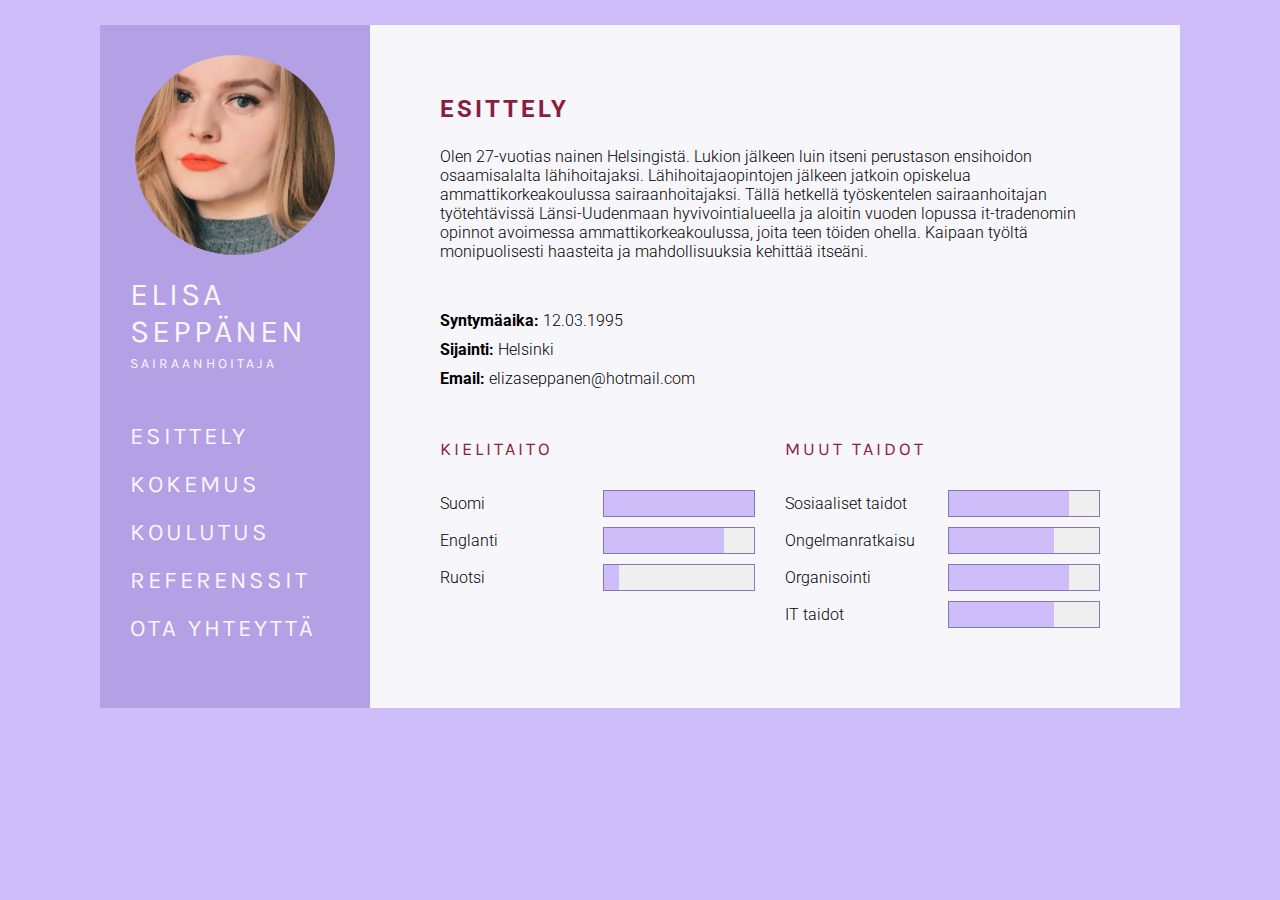
<file: index.html>
<!DOCTYPE html>
<html lang="fi">

<head>
    <meta charset="utf-8">
    <meta name="viewport" content="width=device-width, initial-scale=1.0">
    <link rel="stylesheet" type="text/css" href="style.css" >
    <title>Elisa Seppänen</title>
</head>

<body>



    <div class="wrapper">
        <div class="leftbar">
            <img class="profilepic" alt="kuva"
                src="static/profilepic.jfif" >
            <div class="title">
                <h1 class="name">Elisa Seppänen</h1>
                <h5 class="profession">Sairaanhoitaja</h5>
            </div>
            <input style="display: none;" type="checkbox" id="menu">
            <label for="menu" class="topbar">
                <span class="openbtn navbutton" >Valikko</span>
                <span class="closebtn navbutton">Sulje</span>
            </label>
            <div class="fade"></div>
            <div class="navigation">
                <h2>Esittely</h2>
                <a href="kokemus.html">
                    <h2>Kokemus</h2>
                </a> <a href="koulutus.html">
                    <h2>Koulutus</h2>
                </a> <a href="referenssit.html">
                    <h2>Referenssit</h2>
                </a> <a href="otayhteytta.html">
                    <h2>Ota yhteyttä</h2>
                </a>

            </div>

        </div>

        <div class="rightbar">
            <h3><span class="bold">Esittely</span></h3>
            <p>Olen 27-vuotias nainen Helsingistä. Lukion jälkeen luin itseni perustason ensihoidon osaamisalalta lähihoitajaksi.
                Lähihoitajaopintojen jälkeen jatkoin opiskelua ammattikorkeakoulussa sairaanhoitajaksi. Tällä hetkellä työskentelen 
                sairaanhoitajan työtehtävissä Länsi-Uudenmaan hyvivointialueella ja aloitin vuoden lopussa it-tradenomin opinnot avoimessa 
                ammattikorkeakoulussa, joita teen töiden ohella. Kaipaan työltä monipuolisesti haasteita ja mahdollisuuksia kehittää itseäni.
            </p>

            <div class="contact">
                <p><span class="bold">Syntymäaika:</span> 12.03.1995</p>
                <p><span class="bold">Sijainti:</span> Helsinki</p>
                <p><span class="bold">Email:</span> elizaseppanen@hotmail.com</p>
            </div>


            <div class="skills">
                <div class="skillsleft">
                    <h5>Kielitaito</h5>
                    <div class="skill">
                        <div class="skilltext">Suomi</div>
                        <div class="progressbar">
                            <div class="inner" style="width: 100%;"></div>
                        </div>
                    </div>

                    <div class="skill">
                        <div class="skilltext">Englanti</div>
                        <div class="progressbar">
                            <div class="inner" style="width: 80%;"></div>
                        </div>
                    </div>

                    <div class="skill">
                        <div class="skilltext">Ruotsi</div>
                        <div class="progressbar">
                            <div class="inner" style="width: 10%;"></div>
                        </div>
                    </div>


                </div>
            

                <div class="skillsright">
                    <h5>Muut taidot</h5>
                    <div class="skill">
                        <div class="skilltext">Sosiaaliset taidot</div>
                        <div class="progressbar">
                            <div class="inner" style="width: 80%;"></div>
                        </div>
                    </div>
                    <div class="skill">
                        <div class="skilltext">Ongelmanratkaisu</div>
                        <div class="progressbar">
                            <div class="inner" style="width: 70%;"></div>
                        </div>
                    </div>
                    <div class="skill">
                        <div class="skilltext">Organisointi</div>
                        <div class="progressbar">
                            <div class="inner" style="width: 80%;"></div>
                        </div>
                    </div>
                    <div class="skill">
                        <div class="skilltext">IT taidot</div>
                        <div class="progressbar">
                            <div class="inner" style="width: 70%;"></div>
                        </div>
                    </div>

                </div>
            </div>
        </div>


    </div>
</body>

</html>
</file>
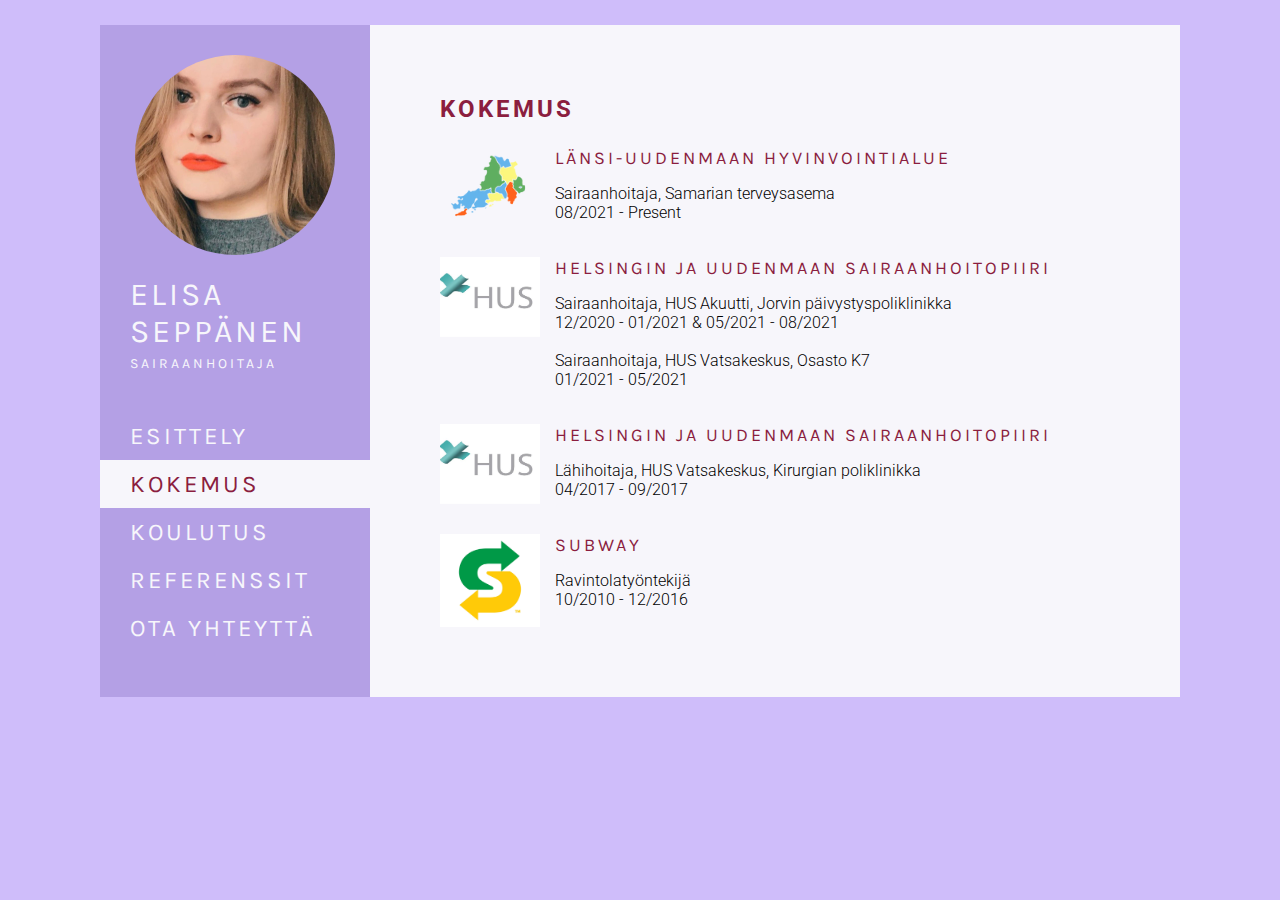
<file: kokemus.html>
<!DOCTYPE html>
<html>

<head>
    <meta charset="utf-8" />
    <meta name="viewport" content="width=device-width, initial-scale=1.0">
    <link rel="stylesheet" type="text/css" href="style.css" />
    <title>Elisa Seppänen</title>
</head>

<body>
    <div class="wrapper">
        <div class="leftbar">
            <img class="profilepic" alt="Profiilikuva"
                src="static/profilepic.jfif" />
            <div class="title">
                <h1 class="name">Elisa Seppänen</h1>
                <h5 class="profession">Sairaanhoitaja</h5>
            </div>
            <input style="display: none;" type="checkbox" id="menu">
            <label for="menu" class="topbar"><h2 class="openbtn">Valikko</h2><h2 class="closebtn">Sulje</h2></label>
            <div class="fade"></div>
            <div class="navigation">
                <a href="index.html">
                    <h2>Esittely</h2>
                </a> <a href="kokemus.html">
                    <h2 class="active">Kokemus</h2>
                </a> <a href="koulutus.html">
                    <h2>Koulutus</h2>
                </a> <a href="referenssit.html">
                    <h2>Referenssit</h2>
                </a> <a href="otayhteytta.html">
                    <h2>Ota yhteyttä</h2>
                </a>

            </div>

        </div>

        <div class="rightbar">
            <h3><span class="bold">Kokemus</span></h3>
            <div class="jobs">
                <div class="job">
                    <img class="jobimg" alt="Työpaikan logo"
                        src="static/lansiuusimaa.png" />
                    <div class="jobright">
                        <h5>Länsi-Uudenmaan hyvinvointialue</h5>
                        <p>Sairaanhoitaja, Samarian terveysasema</p>
                        <p>08/2021 - Present</p>
                    </div>
                </div>

                <div class="job">
                    <img class="jobimg" alt="Työpaikan logo"
                        src="static/hus.jpg" />
                    <div class="jobright">
                        <h5>Helsingin ja Uudenmaan sairaanhoitopiiri</h5>
                        <p>Sairaanhoitaja, HUS Akuutti, Jorvin päivystyspoliklinikka</p>
                        <p>12/2020 - 01/2021 & 05/2021 - 08/2021</p><br>
                        <p>Sairaanhoitaja, HUS Vatsakeskus, Osasto K7</p>
                        <p>01/2021 - 05/2021</p>
                    </div>
                </div>

                <div class="job">
                    <img class="jobimg" alt="Työpaikan logo"
                        src="static/hus.jpg" />
                    <div class="jobright">
                        <h5>Helsingin ja Uudenmaan sairaanhoitopiiri</h5>
                        <p>Lähihoitaja, HUS Vatsakeskus, Kirurgian poliklinikka</p>
                        <p>04/2017 - 09/2017</p>
                    </div>
                </div>

                <div class="job">
                    <img class="jobimg" alt="Työpaikan logo"
                        src="static/subway.jpg" />
                    <div class="jobright">
                        <h5>Subway</h5>
                        <p>Ravintolatyöntekijä</p>
                        <p>10/2010 - 12/2016</p>
                    </div>

                </div>
            </div>

        </div>
</body>

</html>
</file>
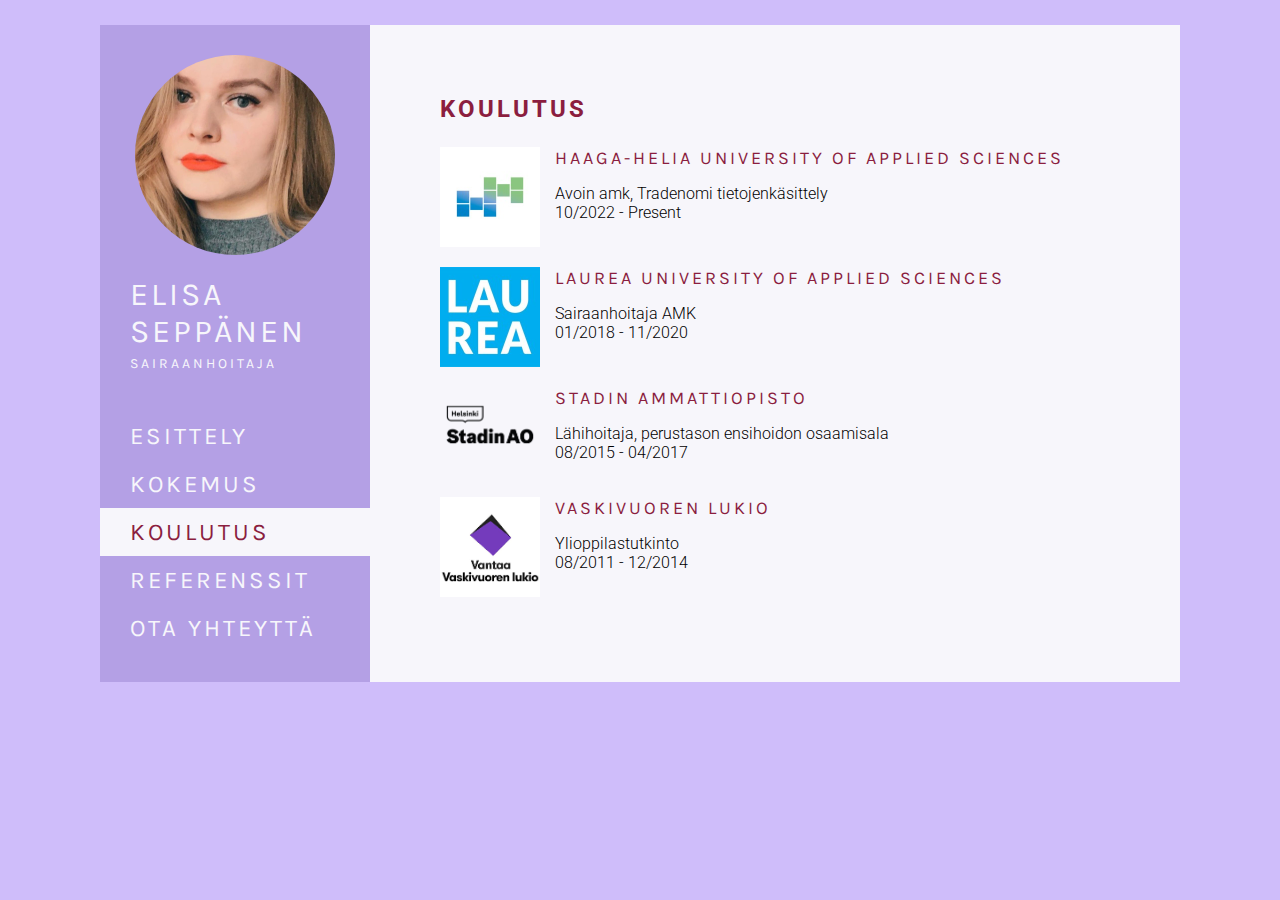
<file: koulutus.html>
<!DOCTYPE html>
<html>

<head>
    <meta charset="utf-8" />
    <meta name="viewport" content="width=device-width, initial-scale=1.0">
    <link rel="stylesheet" type="text/css" href="style.css" />
    <title>Elisa Seppänen</title>
</head>

<body>
    <div class="wrapper">
        <div class="leftbar">
            <img class="profilepic" alt="kuva"
                src="static/profilepic.jfif" />
            <div class="title">
                <h1 class="name">Elisa Seppänen</h1>
                <h5 class="profession">Sairaanhoitaja</h5>
            </div>
            <input style="display: none;" type="checkbox" id="menu">
            <label for="menu" class="topbar"><h2 class="openbtn">Valikko</h2><h2 class="closebtn">Sulje</h2></label>
            <div class="fade"></div>
            <div class="navigation">
                <a href="index.html">
                    <h2>Esittely</h2>
                </a> <a href="kokemus.html">
                    <h2>Kokemus</h2>
                </a> <a href="koulutus.html">
                    <h2 class="active">Koulutus</h2>
                </a> <a href="referenssit.html">
                    <h2>Referenssit</h2>
                </a> <a href="otayhteytta.html">
                    <h2>Ota yhteyttä</h2>
                </a>

            </div>

        </div>


        <div class="rightbar">
            <h3><span class="bold">Koulutus</span></h3>
            <div class="schools">
                <div class="school">
                    <img class="schoolimg" alt="Koulun logo"
                        src="static/haagahelia.jfif" />
                    <div class="schoolright">
                        <h5>Haaga-Helia University of Applied Sciences</h5>
                        <p>Avoin amk, Tradenomi tietojenkäsittely</p>
                        <p>10/2022 - Present</p>
                    </div>
                </div>

                <div class="school">
                    <img class="schoolimg" alt="Koulun logo"
                        src="static/laurea.jfif" />
                    <div class="schoolright">
                        <h5>Laurea University of Applied Sciences</h5>
                        <p>Sairaanhoitaja AMK</p>
                        <p>01/2018 - 11/2020</p>
                    </div>
                </div>

                <div class="school">
                    <img class="schoolimg" alt="Koulun logo"
                        src="static/stadinao.png" />
                    <div class="schoolright">
                        <h5>Stadin ammattiopisto </h5>
                        <p>Lähihoitaja, perustason ensihoidon osaamisala</p>
                        <p>08/2015 - 04/2017</p>
                    </div>
                </div>

                <div class="school">
                    <img class="schoolimg" alt="Koulun logo"
                        src="static/vaskivuorenlukio.png" />
                    <div class="schoolright">
                        <h5>Vaskivuoren lukio </h5>
                        <p>Ylioppilastutkinto</p>
                        <p>08/2011 - 12/2014</p>
                    </div>
                </div>

            </div>

        </div>
    </div>
    </div>
</body>

</html>
</file>
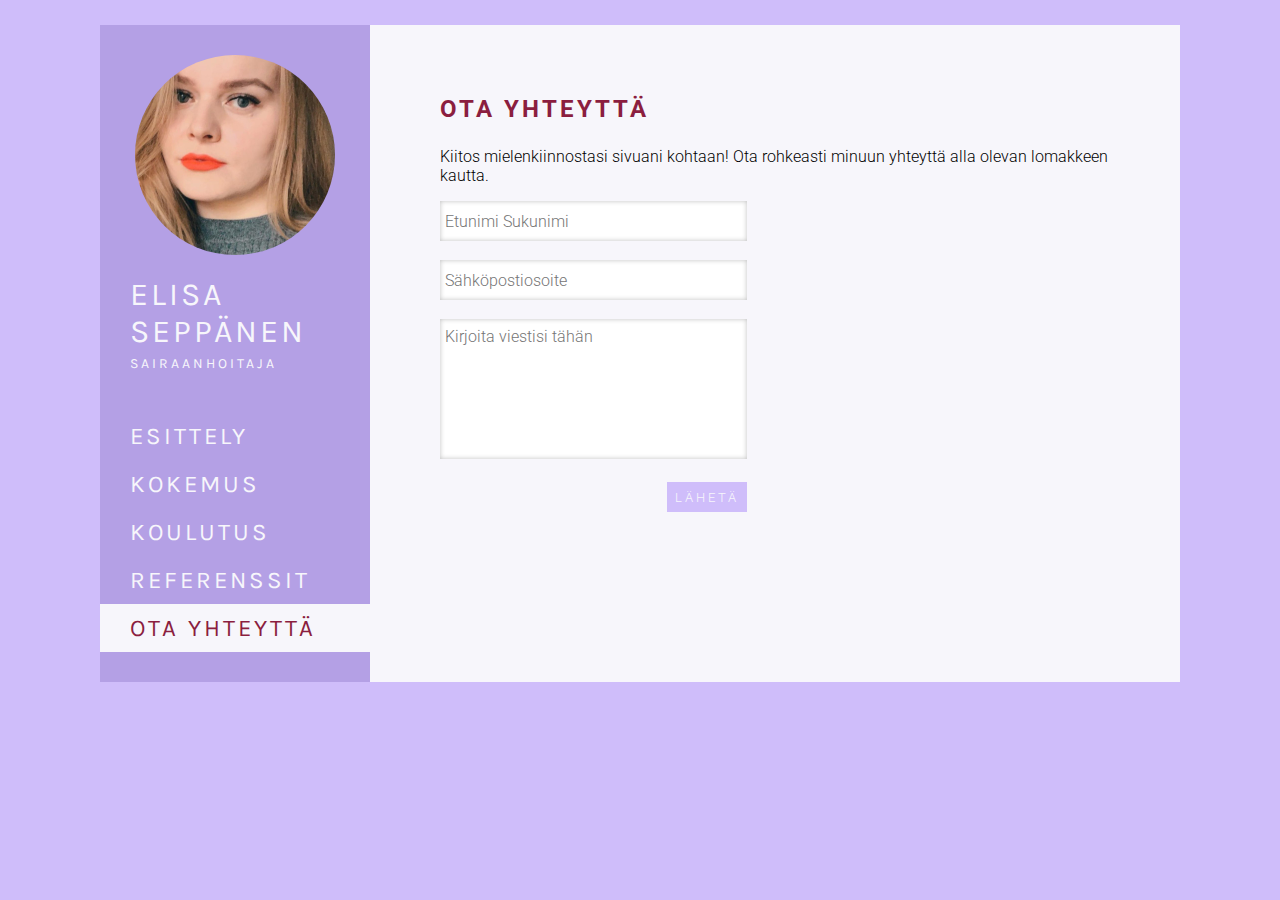
<file: otayhteytta.html>
<!DOCTYPE html>
<html>

<head>
    <meta charset="utf-8" />
    <meta name="viewport" content="width=device-width, initial-scale=1.0">
    <link rel="stylesheet" type="text/css" href="style.css" />
    <title>Elisa Seppänen</title>
</head>

<body>
    <div class="wrapper">
        <div class="leftbar">
            <img class="profilepic" alt="kuva"
                src="static/profilepic.jfif" />
            <div class="title">
                <h1 class="name">Elisa Seppänen</h1>
                <h5 class="profession">Sairaanhoitaja</h5>
            </div>
            <input style="display: none;" type="checkbox" id="menu">
            <label for="menu" class="topbar"><h2 class="openbtn">Valikko</h2><h2 class="closebtn">Sulje</h2></label>
            <div class="fade"></div>
            <div class="navigation">
                <a href="index.html">
                    <h2>Esittely</h2>
                </a> <a href="kokemus.html">
                    <h2>Kokemus</h2>
                </a> <a href="koulutus.html">
                    <h2>Koulutus</h2>
                </a> <a href="referenssit.html">
                    <h2>Referenssit</h2>
                </a> <a href="otayhteytta.html">
                    <h2 class="active">Ota yhteyttä</h2>
                </a>

            </div>

        </div>

        <div class="rightbar">
            <h3><span class="bold">Ota yhteyttä</span></h3>
            <p>Kiitos mielenkiinnostasi sivuani kohtaan! Ota rohkeasti minuun yhteyttä alla olevan lomakkeen kautta. </p>
            <div class="box">
                <input type="text" class="fullname" id="fullname" placeholder="Etunimi Sukunimi"><br><br>
                <input type="text" class="email" id="email" placeholder="Sähköpostiosoite"><br><br>
                <textarea id="message" class="message" placeholder="Kirjoita viestisi tähän"></textarea><br><br>
                <input type="button" class="sumbit" value="Lähetä">
            </div>
        </div>
    </div>
</body>

</html>
</file>
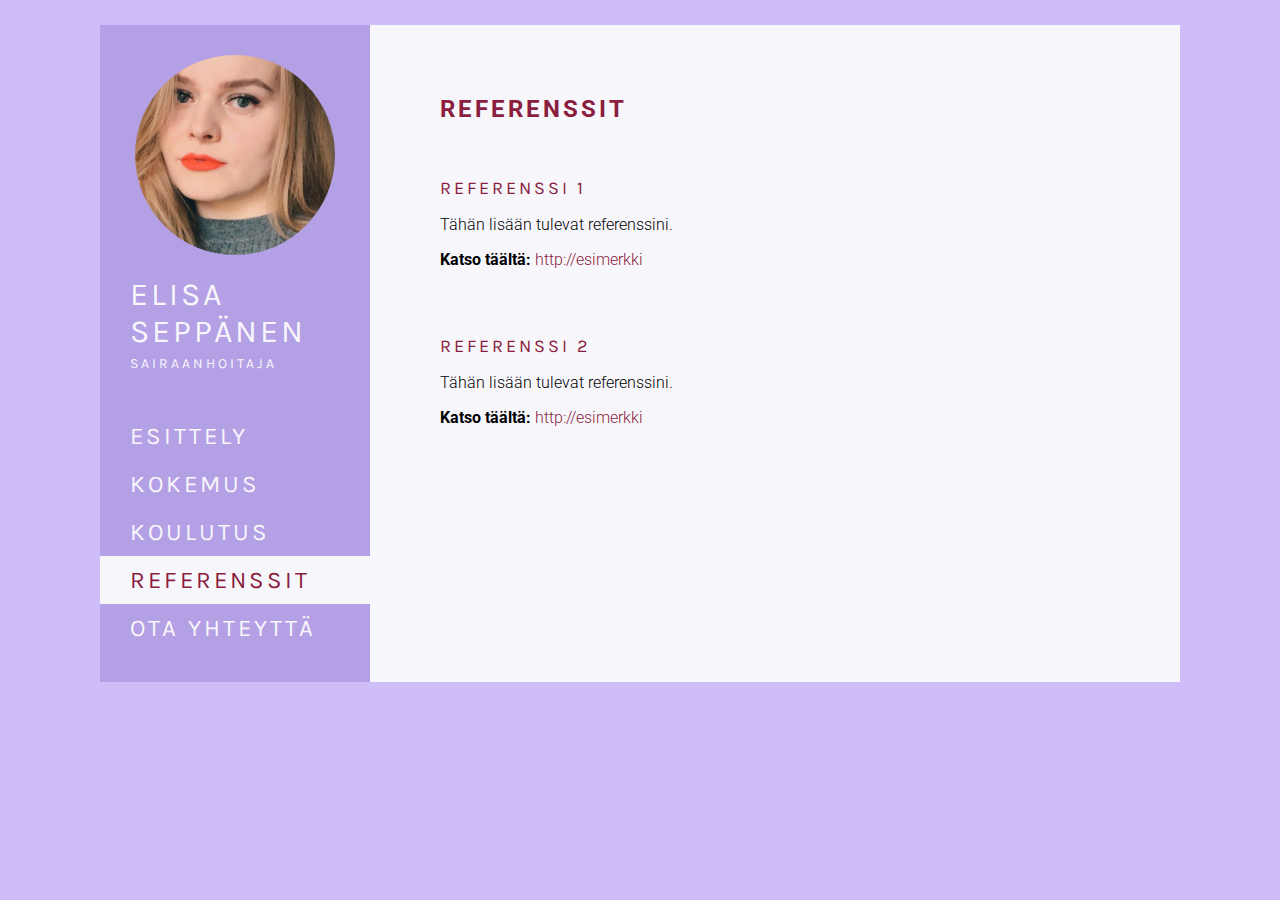
<file: referenssit.html>
<!DOCTYPE html>
<html>

<head>
    <meta charset="utf-8" />
    <meta name="viewport" content="width=device-width, initial-scale=1.0">
    <link rel="stylesheet" type="text/css" href="style.css" />
    <title>Elisa Seppänen</title>
</head>

<body>
    <div class="wrapper">
        <div class="leftbar">
            <img class="profilepic" alt="kuva"
                src="static/profilepic.jfif" />
            <div class="title">
                <h1 class="name">Elisa Seppänen</h1>
                <h5 class="profession">Sairaanhoitaja</h5>
            </div>
            <input style="display: none;" type="checkbox" id="menu">
            <label for="menu" class="topbar"><h2 class="openbtn">Valikko</h2><h2 class="closebtn">Sulje</h2></label>
            <div class="fade"></div>
            <div class="navigation">
                <a href="index.html">
                    <h2>Esittely</h2>
                </a> <a href="kokemus.html">
                    <h2>Kokemus</h2>
                </a> <a href="koulutus.html">
                    <h2>Koulutus</h2>
                </a> <a href="referenssit.html">
                    <h2 class="active">Referenssit</h2>
                </a> <a href="otayhteytta.html">
                    <h2>Ota yhteyttä</h2>
                </a>

            </div>

        </div>

        <div class="rightbar">
            <h3><span class="bold">Referenssit</span></h3>
            <div class="jobs">
                <div class="referenssi">
                    <h5>Referenssi 1</h5>
                    <p>Tähän lisään tulevat referenssini.</p>

                    <p><span class="bold">Katso täältä: </span><a href="http://esimerkki">http://esimerkki</a></p>

                </div>

                <div class="referenssi">
                    <h5>Referenssi 2</h5>
                    <p>Tähän lisään tulevat referenssini.</p>

                    <p><span class="bold">Katso täältä: </span><a href="http://esimerkki">http://esimerkki</a></p>

                </div>
            </div>

        </div>
    </div>
</body>

</html>
</file>
<file: style.css>
@import url('https://fonts.googleapis.com/css2?family=Karla:wght@300;400;500&display=swap');
@import url('https://fonts.googleapis.com/css2?family=Roboto:wght@300&display=swap');

* {
    font-family: 'Roboto', sans-serif;
    font-weight: 300;
}

h1,
h2,
h3,
h4,
h5,
h6 {
    font-family: 'Karla', sans-serif;
    font-weight: 400;
    text-transform: uppercase;
    letter-spacing: 3px;
}



h4 {
    font-weight: 500;
    margin: 5px;
}

.profession {
    color: #F7F6FB;
    font-size: 14px;
}

.bold {
    font-weight: bold;
}

h1.name {
    margin-bottom: 5px;
}

h5.profession {
    margin-top: 0;
    margin-bottom: 40px;
}

body {
    background-color: #CFBDFA;
    margin-top: 25px;
    margin-bottom: 25px;
}

h3 {
    color: #8B1E3F;
    font-size: 24px;
    margin-top: 0;
}

h5 {
    color: #8B1E3F;
    font-size: 18px;
}

.wrapper {
    max-width: 1080px;
    margin: 0 auto;
    display: grid;
    grid-template-areas: "leftbar rightbar";
    grid-template-columns: 1fr 3fr;

}

.profilepic {
    max-width: 200px;
    width: 100%;
    border-radius: 50%;
    margin: 30px auto 0 auto;
    display: block
}

.leftbar {
    grid-area: leftbar;
    background-color: #B4A0E5;
    color: #F7F6FB;
}

.rightbar {
    grid-area: rightbar;
    background-color: #F7F6FB;
    color: #000;
    padding: 70px;
}

.navigation {
    margin-bottom: 30px;
    z-index: 3;
}

.navigation a {
    text-decoration: none;
    color: #F7F6FB;
}

.navigation h2 {
    padding-left: 30px;
    padding-top: 10px;
    padding-bottom: 10px;
    padding-right: 30px;
    margin: 0;
    font-size: 24px;
    -webkit-transition: all 200ms ease-in-out;
    -moz-transition: all 200ms ease-in-out;
    -ms-transition: all 200ms ease-in-out;
    -o-transition: all 200ms ease-in-out;
    transition: all 200ms ease-in-out;
}

.title {
    padding-left: 30px;
}

.navigation h2:hover {
    color: #8B1E3F;
    background-color: #F7F6FB;
}

.contact {
    margin-top: 50px;
    margin-bottom: 20px;
}

.contact p {
    margin: 10px 10px 10px 0;
}

.active {
    color: #8B1E3F;
    background-color: #F7F6FB;
}

.job {
    display: grid;
    grid-template-areas: "jobimg jobright";
    grid-template-columns: min-content auto;
    grid-gap: 15px;

}

.job h5 {
    margin-top: 0;
}

.jobright {
    grid-area: jobright;
    margin-top: 0;
    margin-bottom: 15px;
}

.jobright p {
    margin: 0;

}

.jobright h5 {
    margin-top: 0;
    margin-bottom: 15px;
}

.jobimg {
    grid-area: jobimg;
    max-width: 100px;

}

.school {
    display: grid;
    grid-template-areas: "schoolimg schoolright";
    grid-template-columns: min-content auto;
    grid-gap: 15px;

}

.schoolright {
    grid-area: schoolright;
    margin-top: 0;
    margin-bottom: 15px;
}

.schoolright p {
    margin: 0;

}

.schoolright h5 {
    margin-top: 0;
    margin-bottom: 15px;
}

.schoolimg {
    grid-area: schoolimg;
    max-width: 100px;
}

.schools {
    display: grid;
    grid-gap: 20px;
}

.jobs {
    display: grid;
    grid-gap: 20px;
}

.referenssi h5 {
    margin-bottom: 15px;
}

.referenssi p a {
    color: #8B1E3F;
    text-decoration: none;
}

.sumbit {
    background-color: #CFBDFA;
    color: #F7F6FB;
    float: right;
    width: 80px;
    height: 30px;
    text-transform: uppercase;
    letter-spacing: 3px;
    border: none;
}

.sumbit:hover {
    background-color: #B4A0E5;
    color: #F7F6FB;
    cursor: pointer;
}

.sumbit:focus {
    font-weight: 600;
}

.fullname {
    width: 100%;
    height: 40px;
    padding-left: 5px;
    border: none;
    box-shadow: inset 0px 0px 5px rgba(0, 0, 0, 0.25);
    font-size: 16px;
    box-sizing: border-box;
}

.email {
    width: 100%;
    height: 40px;
    padding-left: 5px;
    border: none;
    box-shadow: inset 0px 0px 5px rgba(0, 0, 0, 0.25);
    font-size: 16px;
    box-sizing: border-box;
}

.message {

    width: 100%;
    height: 140px;
    resize: none;
    padding-top: 8px;
    padding-left: 5px;
    border: none;
    box-shadow: inset 0px 0px 5px rgba(0, 0, 0, 0.25);
    font-size: 16px;
    box-sizing: border-box;

}

.box {
    max-width: 307px;
    margin-bottom: 5px;
    width: 100%;
}

.fade {
    height: 100%;
    width: 100%;
    position: fixed;
    top: 0;
    left: 0;
    background-color: rgba(0, 0, 0, 0.25);
    display: none;
    z-index: 2;

}

.progressbar {
    width: 100%;
    max-width: 150px;
    height: 25px;
    background-color: #efefef;
    border: 1px solid #8776b5;
    

}

.inner {
    height: 100%;
    background-color: #CFBDFA;
}

.skills {
    display: grid;
    grid-template-areas: "skillsleft skillsright";
    grid-template-columns: 1fr 1fr;
    grid-gap: 20px;
}

.skillsleft {
    grid-area: skillsleft;
}

.skillsright {
    grid-area: skillsright;
}

.skill {
    display: grid;
    grid-template-columns: 1fr 1fr;
    margin-bottom: 10px;

}

.skilltext {
    display: flex;
    align-items: center;
}

.topbar {
    display: none;
    color: #F7F6FB;
    text-align: center;
    width: 100%;
    height: 50px;
    background-color: #CFBDFA;
    position: fixed;
    top: 0;
    left: 0;
    z-index: 3;


}

.closebtn {
    display: none;
}

.openbtn {
    display: block;
}


.navbutton {
    font-family: 'Karla', sans-serif;
    font-weight: 400;
    text-transform: uppercase;
    letter-spacing: 3px;
    font-size: 24px;
    padding: 10px 0px 10px 0px;
}


#menu:checked~.topbar .closebtn {
    display: block;
}   

#menu:checked~.topbar .openbtn {
    display: none;
}

#menu:checked~.navigation {
    display: block;
}

#menu:checked~.fade {
    display: block;
}

.topbar h2 {
    margin: 0;
    padding: 10px;
}

@media screen and (max-width: 500px) {

    .skills {
        grid-template-areas: "skillsleft" "skillsright";
        grid-template-columns: none;
    }

    .school {
        grid-template-areas: "schoolimg" "schoolright";
        grid-template-columns: none;
        text-align: center;

    }

    .schoolimg {
        justify-self: center;
    }

    .rightbar {
        padding: 30px;
    }

    .rightbar h3 {
        text-align: center;
    }

    .job {
        grid-template-areas: "jobimg" "jobright";
        grid-template-columns: none;
        text-align: center;
    }

    .jobimg {
        justify-self: center;
    }


}


@media screen and (max-width: 768px) {
    
    .title {
        padding: 0;
        text-align: center;
    }

    .wrapper {
        grid-template-areas: "leftbar" "rightbar";
        grid-template-columns: none;
    }

    .topbar {
        display: block;
    }

    .navigation {
        display: none;
        position: fixed;
        top: 50px;
        left: 0;
        width: 100%;
        text-align: center;
        background-color: #CFBDFA;
    }

    .navigation h2 {
        padding-top: 10px;
        padding-bottom: 10px;
        padding-left: 0;
        padding-right: 0;
    }

    body {
        margin-top: 40px;
        margin-left: 0;
        margin-right: 0;
        margin-bottom: 0;

    }

    .box {
        max-width: 100%;

    }

}
</file>
